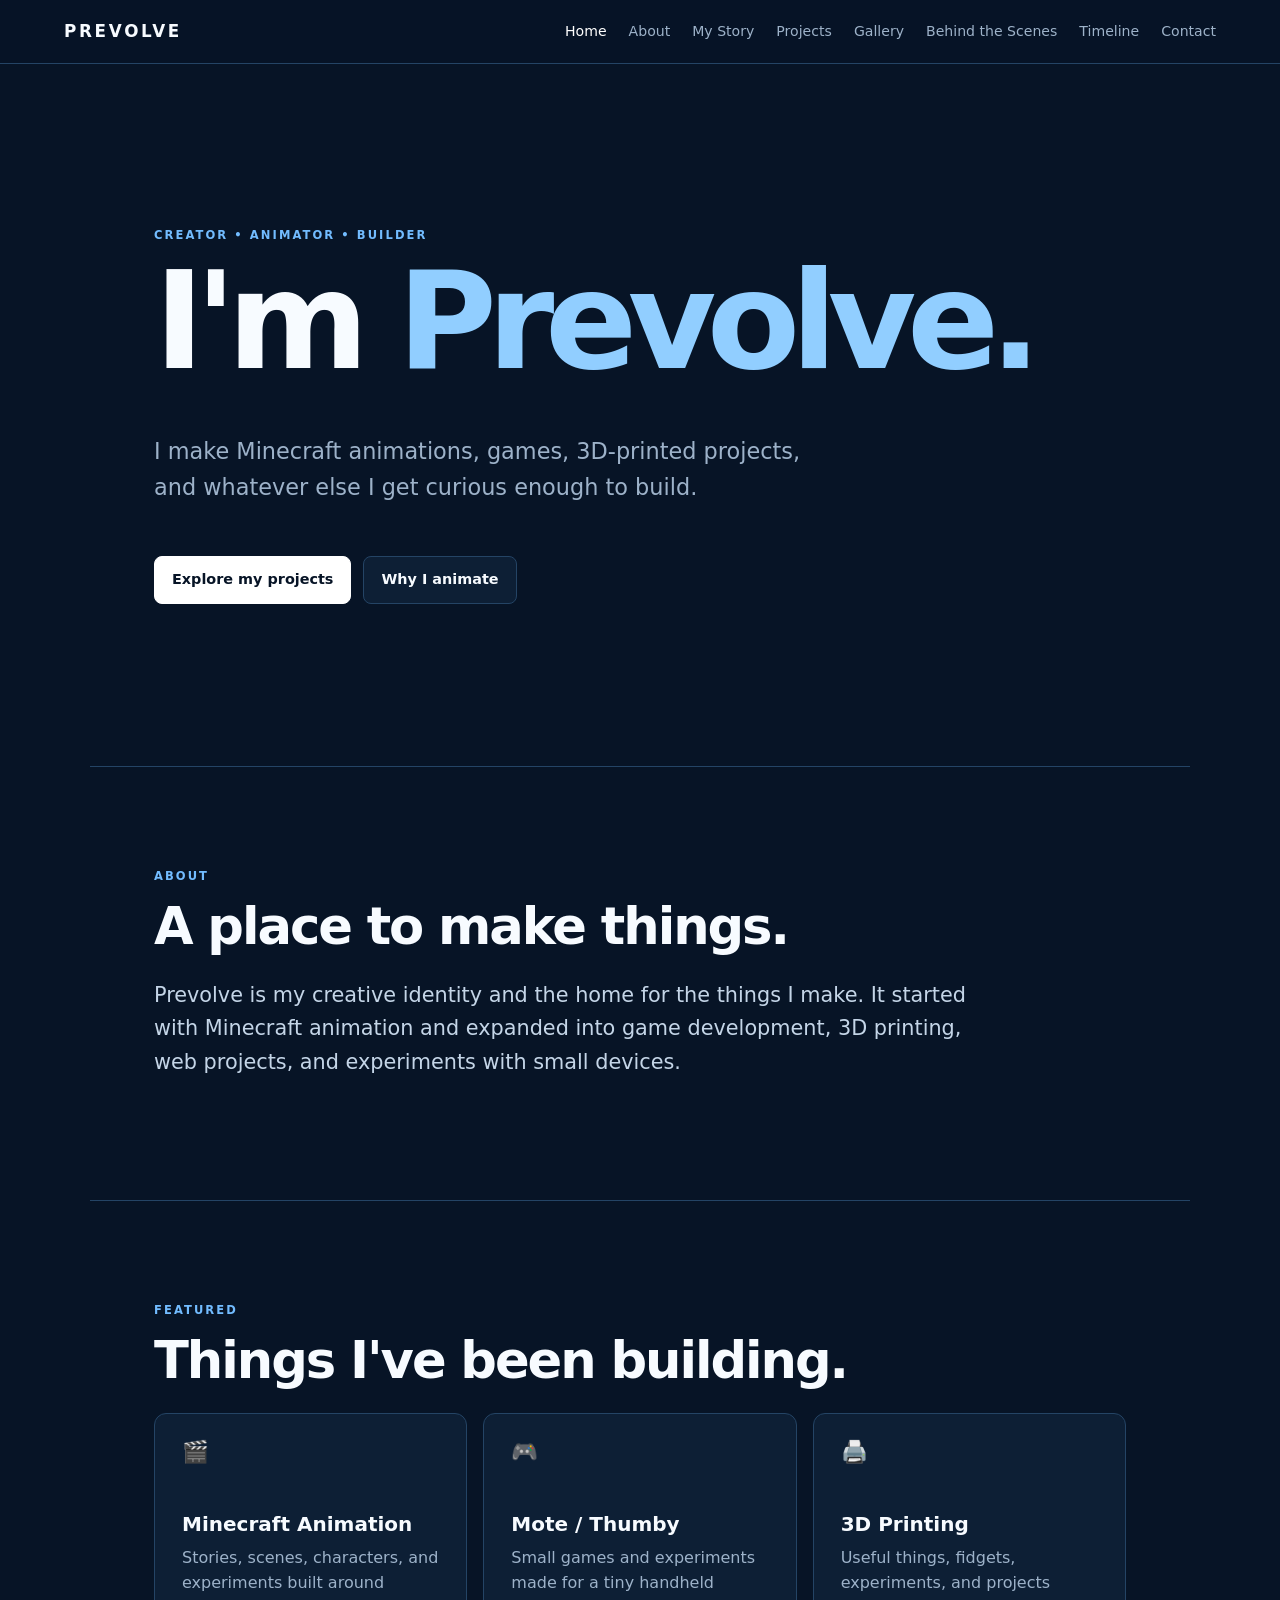
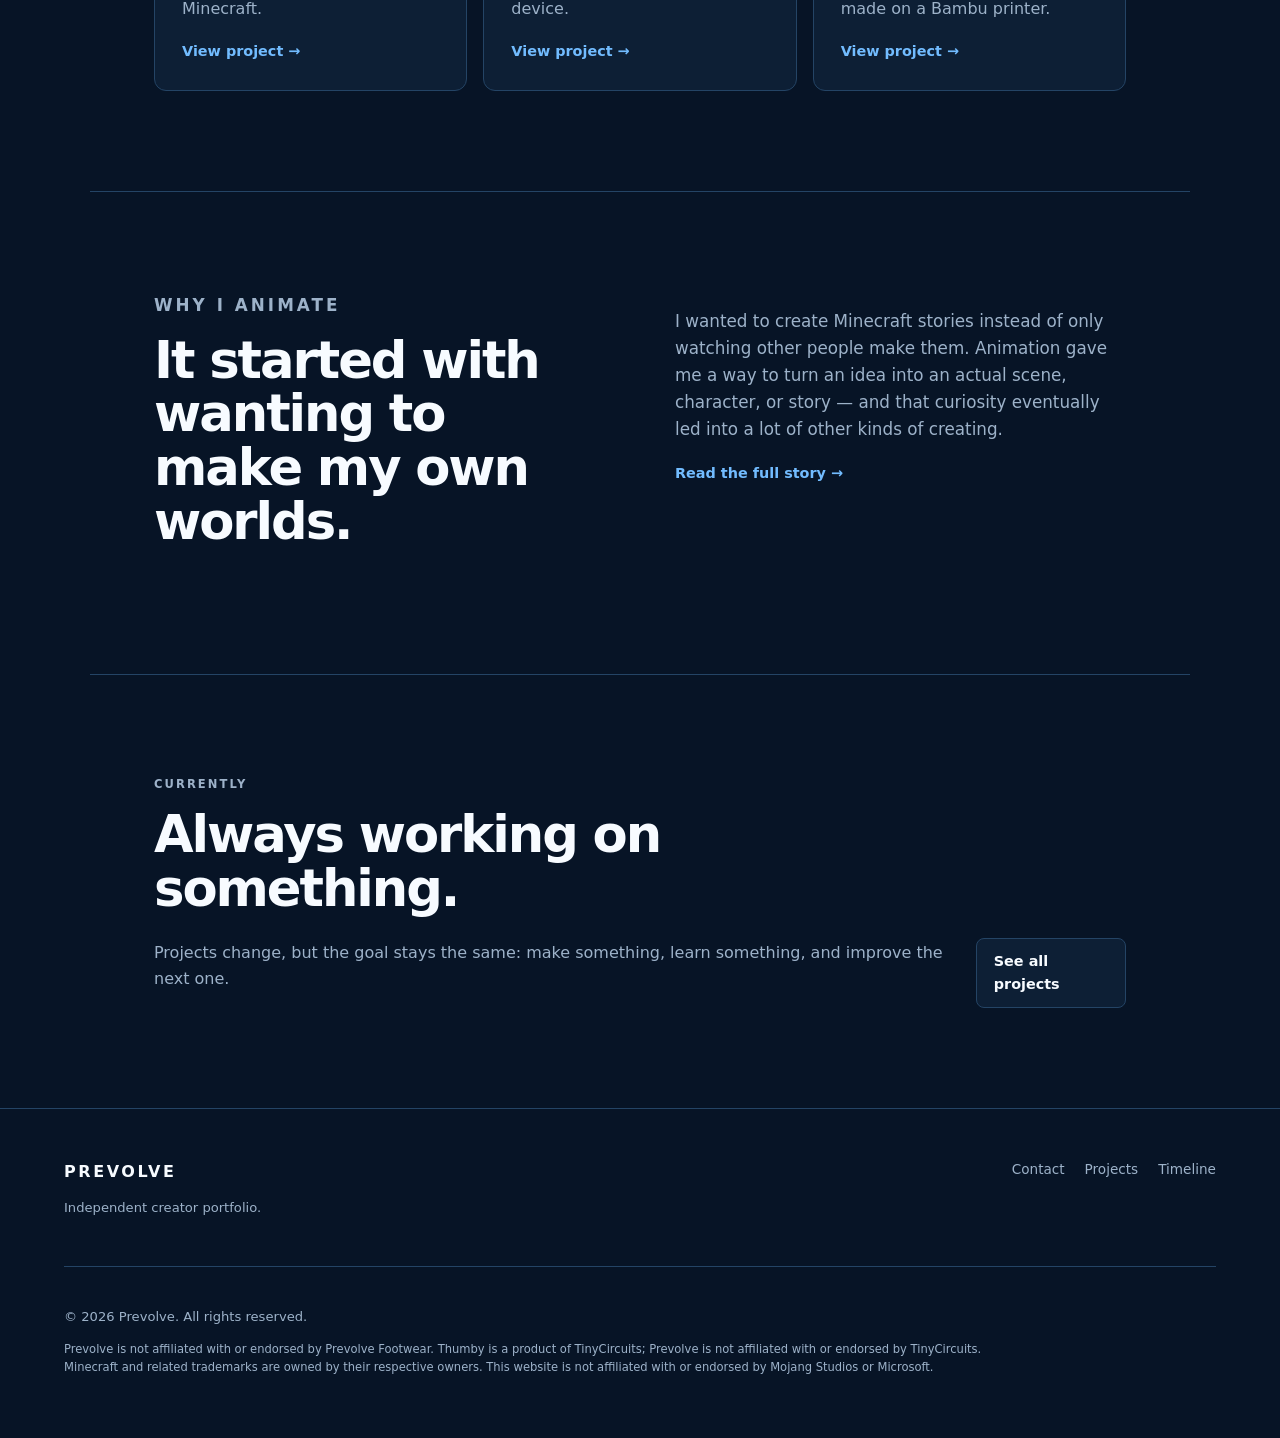
<file: index.html>
<!doctype html><html lang="en"><head><meta charset="utf-8"><meta name="viewport" content="width=device-width, initial-scale=1"><meta name="description" content="About Prevolve — animation, games, 3D printing, and creative projects."><title>Prevolve — Creator & Projects</title><link rel="stylesheet" href="style.css"></head><body><header class="site-header"><a class="brand" href="index.html">PREVOLVE</a><button class="menu-toggle" aria-label="Open navigation">☰</button><nav class="nav" aria-label="Main navigation"><a class="active" href="index.html">Home</a><a href="about.html">About</a><a href="story.html">My Story</a><a href="projects.html">Projects</a><a href="gallery.html">Gallery</a><a href="behind-the-scenes.html">Behind the Scenes</a><a href="timeline.html">Timeline</a><a href="contact.html">Contact</a></nav></header><main><section class="hero"><p class="eyebrow">CREATOR • ANIMATOR • BUILDER</p><h1>I'm <span>Prevolve.</span></h1><p class="hero-text">I make Minecraft animations, games, 3D-printed projects, and whatever else I get curious enough to build.</p><div class="buttons"><a class="button primary" href="projects.html">Explore my projects</a><a class="button" href="story.html">Why I animate</a></div></section><section class="section"><div class="section-heading"><p class="eyebrow">ABOUT</p><h2>A place to make things.</h2></div><p class="large-copy">Prevolve is my creative identity and the home for the things I make. It started with Minecraft animation and expanded into game development, 3D printing, web projects, and experiments with small devices.</p></section><section class="section"><div class="section-heading"><p class="eyebrow">FEATURED</p><h2>Things I've been building.</h2></div><div class="cards three"><a class="card" href="projects.html#animation"><span class="card-icon">🎬</span><h3>Minecraft Animation</h3><p>Stories, scenes, characters, and experiments built around Minecraft.</p><span class="card-link">View project →</span></a><a class="card" href="projects.html#mote"><span class="card-icon">🎮</span><h3>Mote / Thumby</h3><p>Small games and experiments made for a tiny handheld device.</p><span class="card-link">View project →</span></a><a class="card" href="projects.html#printing"><span class="card-icon">🖨️</span><h3>3D Printing</h3><p>Useful things, fidgets, experiments, and projects made on a Bambu printer.</p><span class="card-link">View project →</span></a></div></section><section class="section split"><div><p class="eyebrow">WHY I ANIMATE</p><h2>It started with wanting to make my own worlds.</h2></div><div><p>I wanted to create Minecraft stories instead of only watching other people make them. Animation gave me a way to turn an idea into an actual scene, character, or story — and that curiosity eventually led into a lot of other kinds of creating.</p><a class="text-link" href="story.html">Read the full story →</a></div></section><section class="section current"><div><p class="eyebrow">CURRENTLY</p><h2>Always working on something.</h2><p>Projects change, but the goal stays the same: make something, learn something, and improve the next one.</p></div><a class="button" href="projects.html">See all projects</a></section></main><footer class="site-footer"><div><strong>PREVOLVE</strong><p>Independent creator portfolio.</p></div><div class="footer-links"><a href="contact.html">Contact</a><a href="projects.html">Projects</a><a href="timeline.html">Timeline</a></div><div class="disclaimer"><p>© 2026 Prevolve. All rights reserved.</p><p>Prevolve is not affiliated with or endorsed by Prevolve Footwear. Thumby is a product of TinyCircuits; Prevolve is not affiliated with or endorsed by TinyCircuits. Minecraft and related trademarks are owned by their respective owners. This website is not affiliated with or endorsed by Mojang Studios or Microsoft.</p></div></footer><script src="script.js"></script></body></html>
</file>
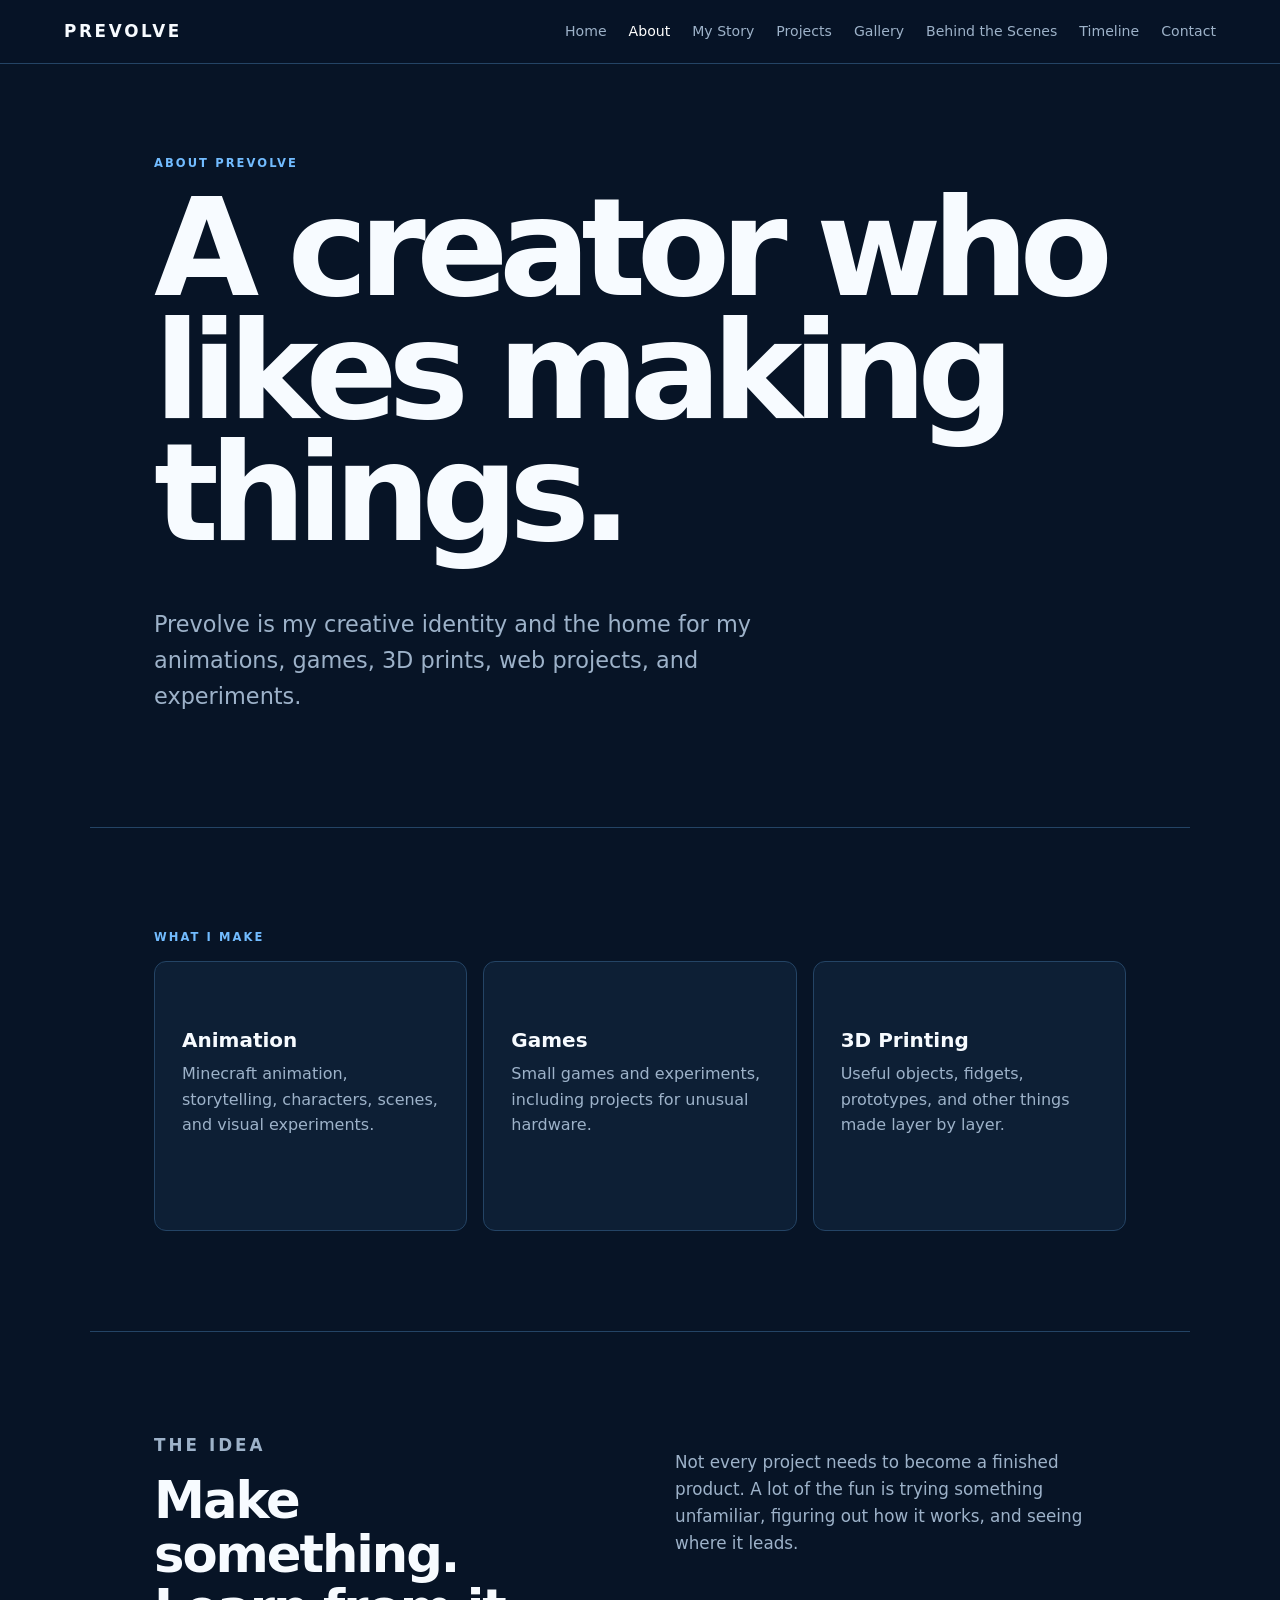
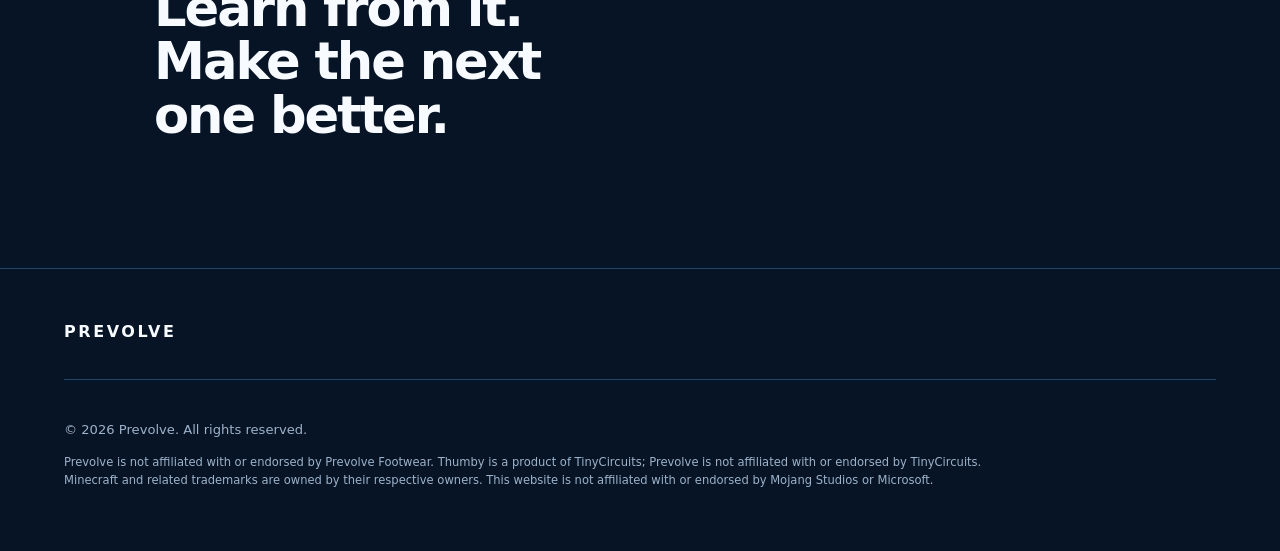
<file: about.html>
<!doctype html><html lang="en"><head><meta charset="utf-8"><meta name="viewport" content="width=device-width,initial-scale=1"><title>About Prevolve</title><link rel="stylesheet" href="style.css"></head><body><header class="site-header"><a class="brand" href="index.html">PREVOLVE</a><button class="menu-toggle">☰</button><nav class="nav"><a href="index.html">Home</a><a class="active" href="about.html">About</a><a href="story.html">My Story</a><a href="projects.html">Projects</a><a href="gallery.html">Gallery</a><a href="behind-the-scenes.html">Behind the Scenes</a><a href="timeline.html">Timeline</a><a href="contact.html">Contact</a></nav></header><main><section class="hero"><p class="eyebrow">ABOUT PREVOLVE</p><h1>A creator who likes making things.</h1><p class="hero-text">Prevolve is my creative identity and the home for my animations, games, 3D prints, web projects, and experiments.</p></section><section class="section"><p class="eyebrow">WHAT I MAKE</p><div class="cards three"><div class="card"><h3>Animation</h3><p>Minecraft animation, storytelling, characters, scenes, and visual experiments.</p></div><div class="card"><h3>Games</h3><p>Small games and experiments, including projects for unusual hardware.</p></div><div class="card"><h3>3D Printing</h3><p>Useful objects, fidgets, prototypes, and other things made layer by layer.</p></div></div></section><section class="section split"><div><p class="eyebrow">THE IDEA</p><h2>Make something. Learn from it. Make the next one better.</h2></div><div><p>Not every project needs to become a finished product. A lot of the fun is trying something unfamiliar, figuring out how it works, and seeing where it leads.</p></div></section></main><footer class="site-footer"><strong>PREVOLVE</strong><div class="disclaimer"><p>© 2026 Prevolve. All rights reserved.</p><p>Prevolve is not affiliated with or endorsed by Prevolve Footwear. Thumby is a product of TinyCircuits; Prevolve is not affiliated with or endorsed by TinyCircuits. Minecraft and related trademarks are owned by their respective owners. This website is not affiliated with or endorsed by Mojang Studios or Microsoft.</p></div></footer><script src="script.js"></script></body></html>
</file>
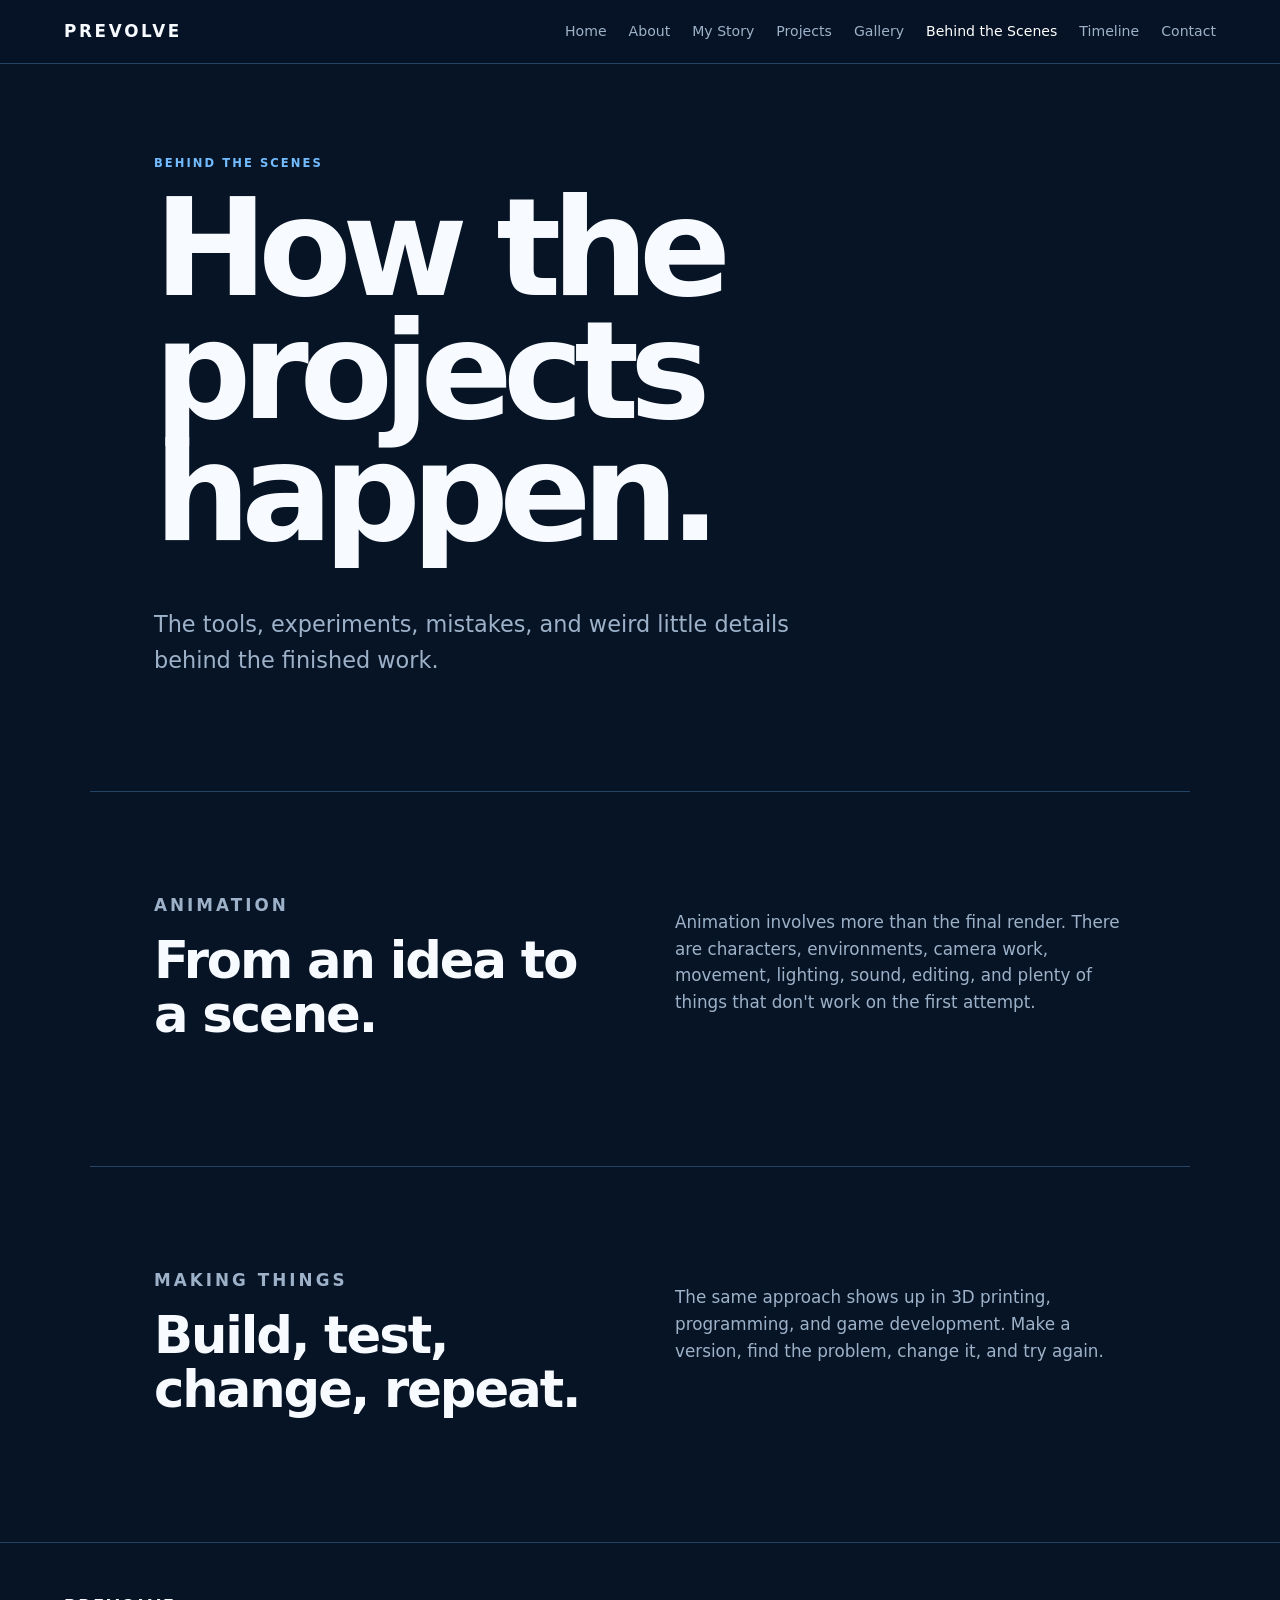
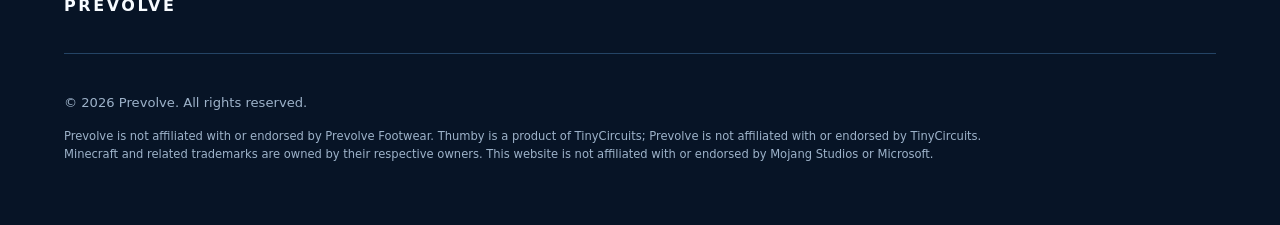
<file: behind-the-scenes.html>
<!doctype html><html lang="en"><head><meta charset="utf-8"><meta name="viewport" content="width=device-width,initial-scale=1"><title>Behind the Scenes — Prevolve</title><link rel="stylesheet" href="style.css"></head><body><header class="site-header"><a class="brand" href="index.html">PREVOLVE</a><button class="menu-toggle">☰</button><nav class="nav"><a href="index.html">Home</a><a href="about.html">About</a><a href="story.html">My Story</a><a href="projects.html">Projects</a><a href="gallery.html">Gallery</a><a class="active" href="behind-the-scenes.html">Behind the Scenes</a><a href="timeline.html">Timeline</a><a href="contact.html">Contact</a></nav></header><main><section class="hero"><p class="eyebrow">BEHIND THE SCENES</p><h1>How the projects happen.</h1><p class="hero-text">The tools, experiments, mistakes, and weird little details behind the finished work.</p></section><section class="section split"><div><p class="eyebrow">ANIMATION</p><h2>From an idea to a scene.</h2></div><div><p>Animation involves more than the final render. There are characters, environments, camera work, movement, lighting, sound, editing, and plenty of things that don't work on the first attempt.</p></div></section><section class="section split"><div><p class="eyebrow">MAKING THINGS</p><h2>Build, test, change, repeat.</h2></div><div><p>The same approach shows up in 3D printing, programming, and game development. Make a version, find the problem, change it, and try again.</p></div></section></main><footer class="site-footer"><strong>PREVOLVE</strong><div class="disclaimer"><p>© 2026 Prevolve. All rights reserved.</p><p>Prevolve is not affiliated with or endorsed by Prevolve Footwear. Thumby is a product of TinyCircuits; Prevolve is not affiliated with or endorsed by TinyCircuits. Minecraft and related trademarks are owned by their respective owners. This website is not affiliated with or endorsed by Mojang Studios or Microsoft.</p></div></footer><script src="script.js"></script></body></html>
</file>
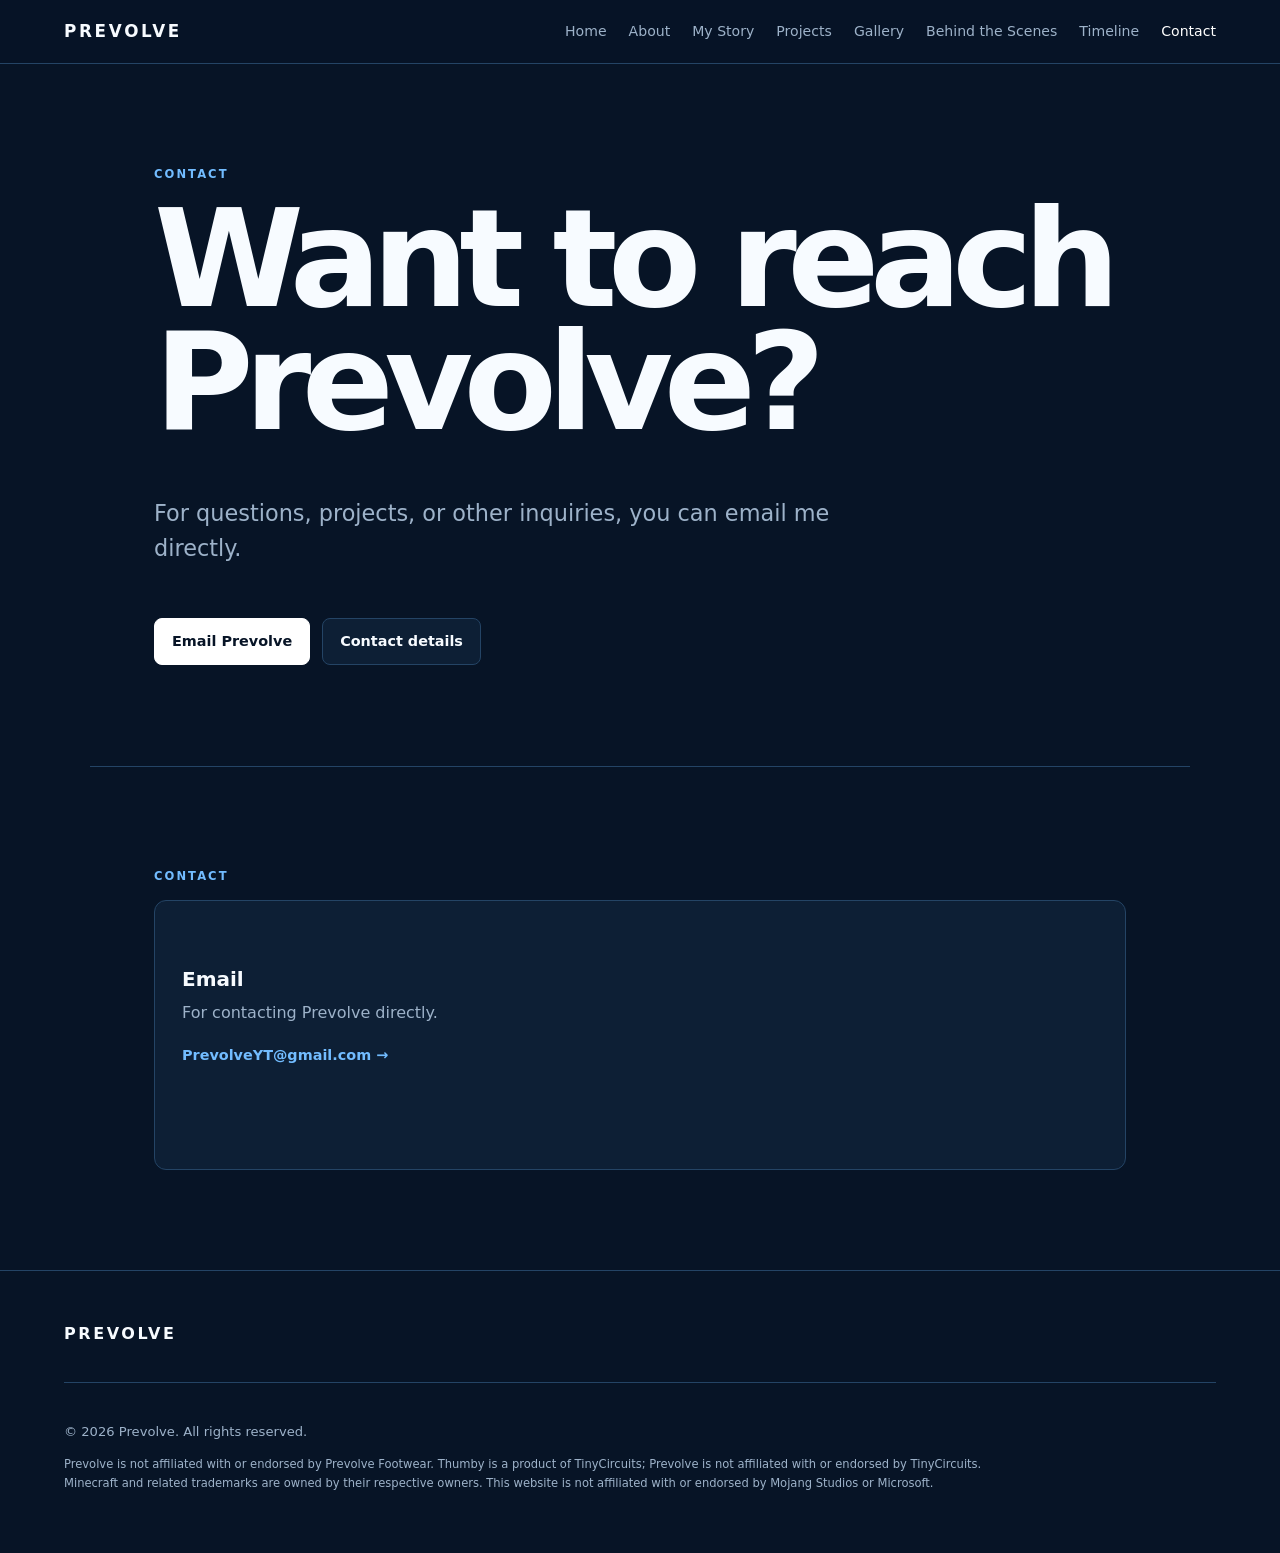
<file: contact.html>
<!doctype html><html lang="en"><head><meta charset="utf-8"><meta name="viewport" content="width=device-width,initial-scale=1"><title>Contact — Prevolve</title><link rel="stylesheet" href="style.css"></head><body><header class="site-header"><a class="brand" href="index.html">PREVOLVE</a><button class="menu-toggle">☰</button><nav class="nav"><a href="index.html">Home</a><a href="about.html">About</a><a href="story.html">My Story</a><a href="projects.html">Projects</a><a href="gallery.html">Gallery</a><a href="behind-the-scenes.html">Behind the Scenes</a><a href="timeline.html">Timeline</a><a class="active" href="contact.html">Contact</a></nav></header><main><section class="hero"><p class="eyebrow">CONTACT</p><h1>Want to reach Prevolve?</h1><p class="hero-text">For questions, projects, or other inquiries, you can email me directly.</p><div class="buttons"><a class="button primary" href="mailto:prevolveyt@gmail.com">Email Prevolve</a><a class="button" href="#social">Contact details</a></div></section><section class="section" id="social"><p class="eyebrow">CONTACT</p><div class="cards"><a class="card" href="mailto:prevolveyt@gmail.com"><h3>Email</h3><p>For contacting Prevolve directly.</p><span class="card-link">PrevolveYT@gmail.com →</span></a></div></section></main><footer class="site-footer"><strong>PREVOLVE</strong><div class="disclaimer"><p>© 2026 Prevolve. All rights reserved.</p><p>Prevolve is not affiliated with or endorsed by Prevolve Footwear. Thumby is a product of TinyCircuits; Prevolve is not affiliated with or endorsed by TinyCircuits. Minecraft and related trademarks are owned by their respective owners. This website is not affiliated with or endorsed by Mojang Studios or Microsoft.</p></div></footer><script src="script.js"></script></body></html>
</file>
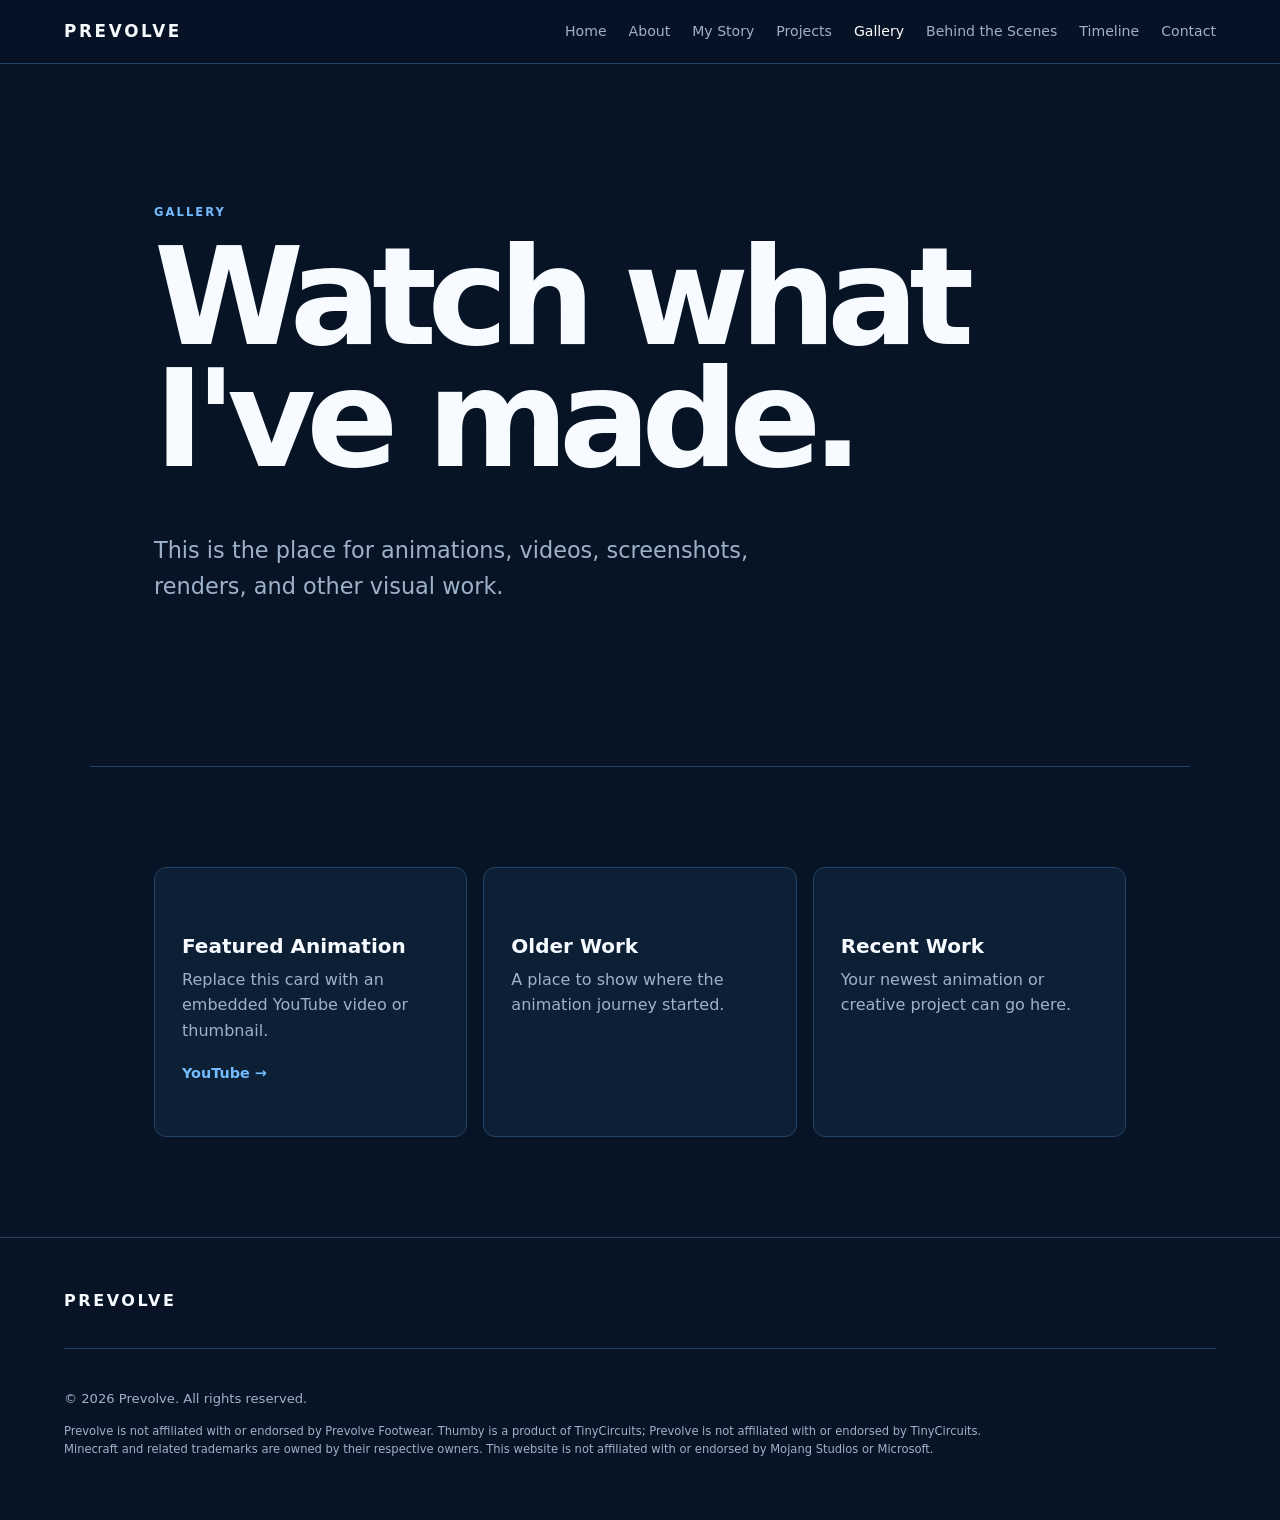
<file: gallery.html>
<!doctype html><html lang="en"><head><meta charset="utf-8"><meta name="viewport" content="width=device-width,initial-scale=1"><title>Gallery — Prevolve</title><link rel="stylesheet" href="style.css"></head><body><header class="site-header"><a class="brand" href="index.html">PREVOLVE</a><button class="menu-toggle">☰</button><nav class="nav"><a href="index.html">Home</a><a href="about.html">About</a><a href="story.html">My Story</a><a href="projects.html">Projects</a><a class="active" href="gallery.html">Gallery</a><a href="behind-the-scenes.html">Behind the Scenes</a><a href="timeline.html">Timeline</a><a href="contact.html">Contact</a></nav></header><main><section class="hero"><p class="eyebrow">GALLERY</p><h1>Watch what I've made.</h1><p class="hero-text">This is the place for animations, videos, screenshots, renders, and other visual work.</p></section><section class="section"><div class="cards three"><div class="card"><h3>Featured Animation</h3><p>Replace this card with an embedded YouTube video or thumbnail.</p><span class="card-link">YouTube →</span></div><div class="card"><h3>Older Work</h3><p>A place to show where the animation journey started.</p></div><div class="card"><h3>Recent Work</h3><p>Your newest animation or creative project can go here.</p></div></div></section></main><footer class="site-footer"><strong>PREVOLVE</strong><div class="disclaimer"><p>© 2026 Prevolve. All rights reserved.</p><p>Prevolve is not affiliated with or endorsed by Prevolve Footwear. Thumby is a product of TinyCircuits; Prevolve is not affiliated with or endorsed by TinyCircuits. Minecraft and related trademarks are owned by their respective owners. This website is not affiliated with or endorsed by Mojang Studios or Microsoft.</p></div></footer><script src="script.js"></script></body></html>
</file>
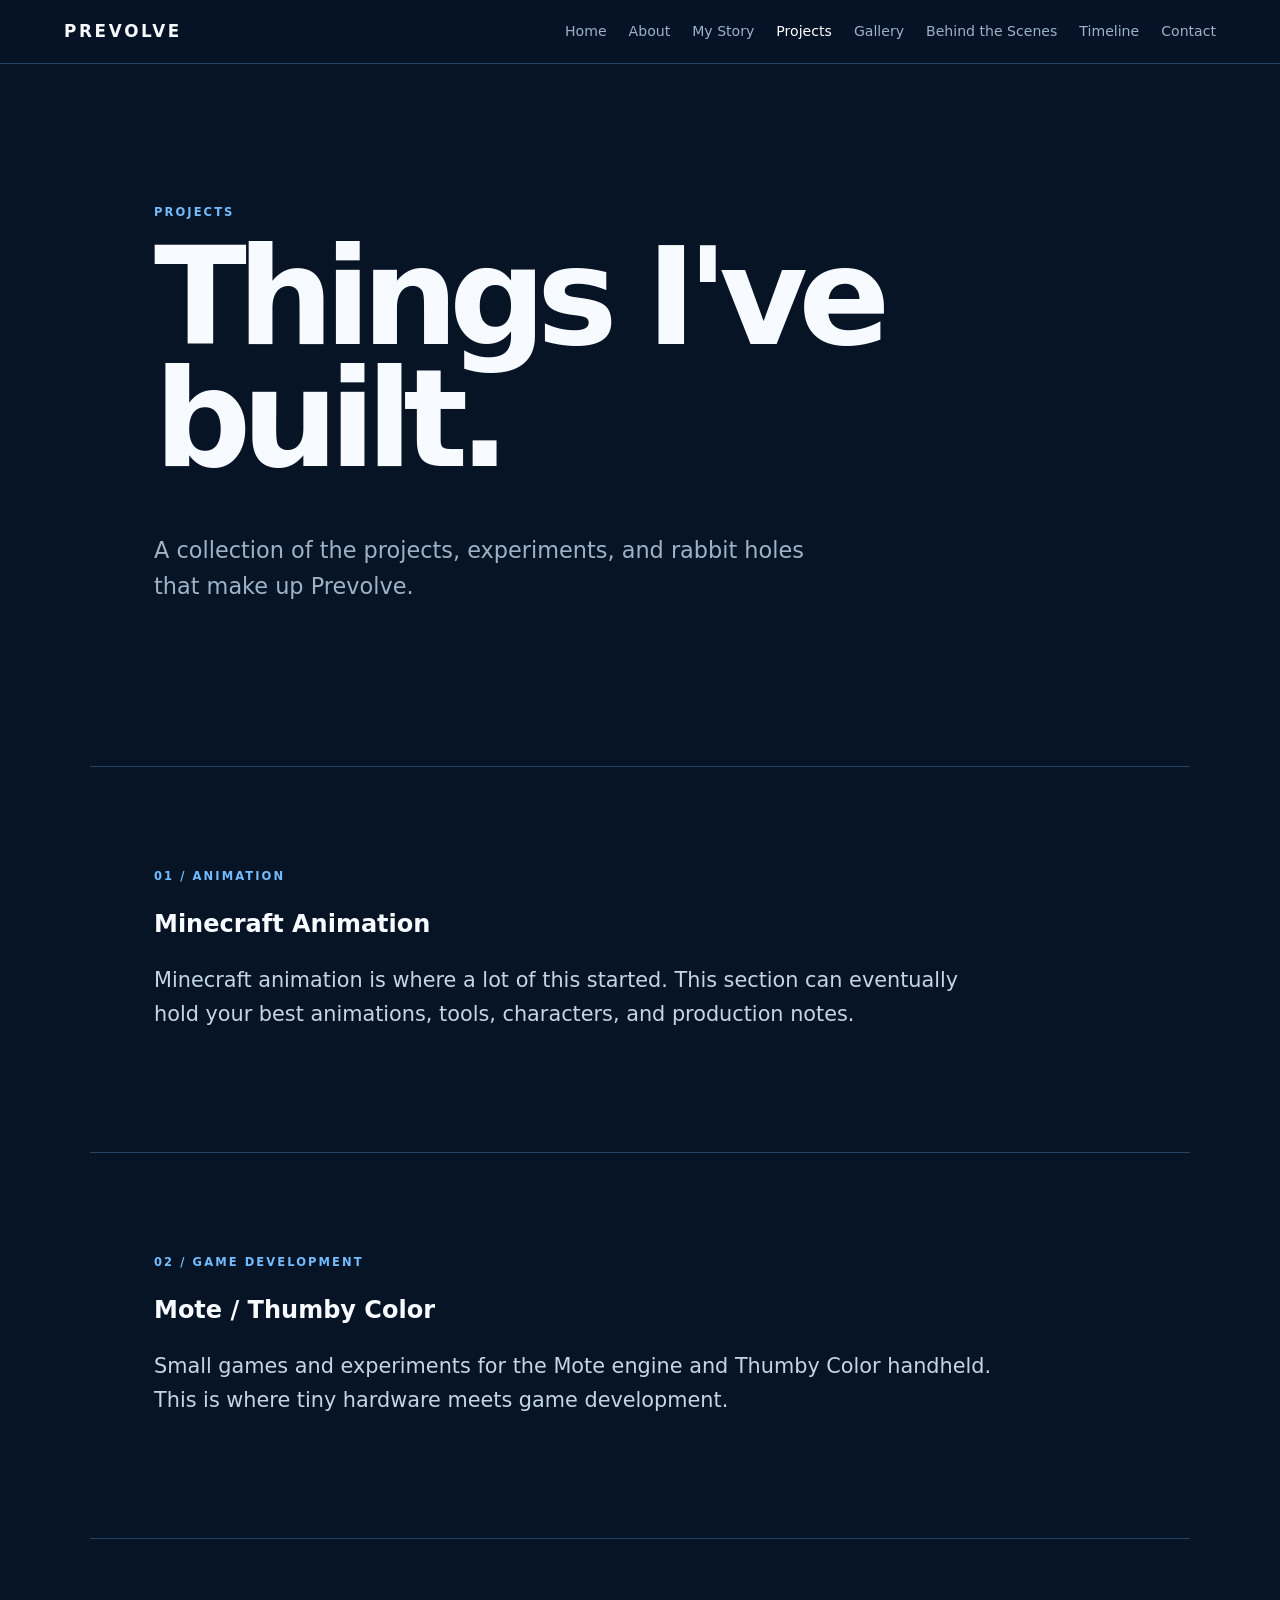
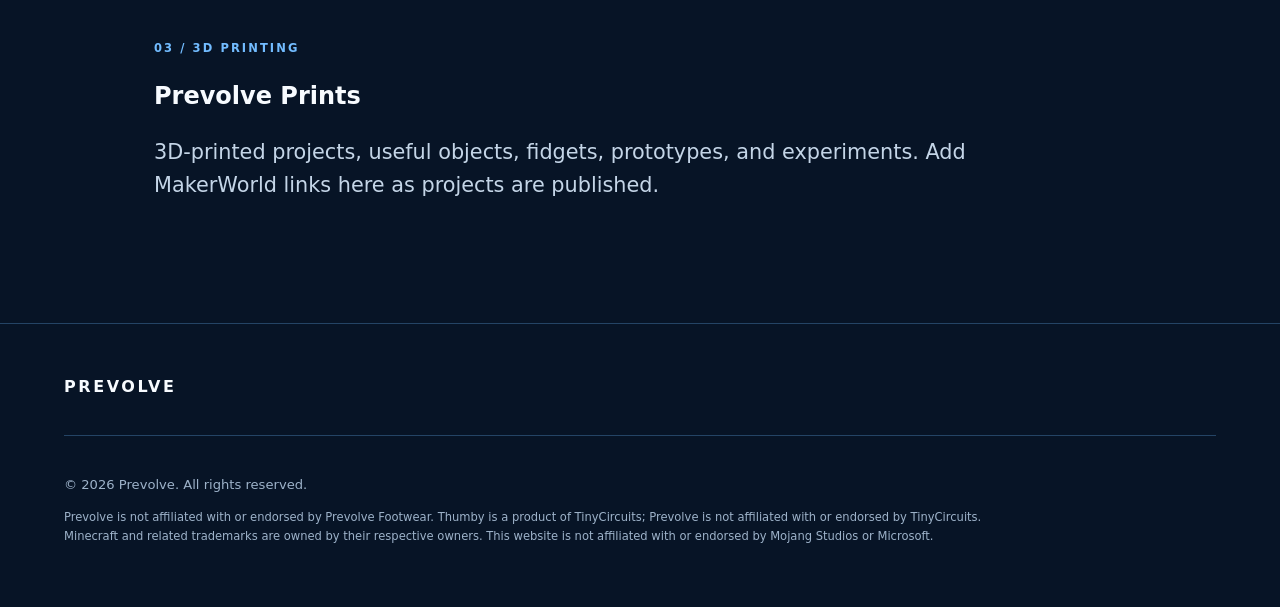
<file: projects.html>
<!doctype html><html lang="en"><head><meta charset="utf-8"><meta name="viewport" content="width=device-width,initial-scale=1"><title>Projects — Prevolve</title><link rel="stylesheet" href="style.css"></head><body><header class="site-header"><a class="brand" href="index.html">PREVOLVE</a><button class="menu-toggle">☰</button><nav class="nav"><a href="index.html">Home</a><a href="about.html">About</a><a href="story.html">My Story</a><a class="active" href="projects.html">Projects</a><a href="gallery.html">Gallery</a><a href="behind-the-scenes.html">Behind the Scenes</a><a href="timeline.html">Timeline</a><a href="contact.html">Contact</a></nav></header><main><section class="hero"><p class="eyebrow">PROJECTS</p><h1>Things I've built.</h1><p class="hero-text">A collection of the projects, experiments, and rabbit holes that make up Prevolve.</p></section><section class="section" id="animation"><p class="eyebrow">01 / ANIMATION</p><h2>Minecraft Animation</h2><p class="large-copy">Minecraft animation is where a lot of this started. This section can eventually hold your best animations, tools, characters, and production notes.</p></section><section class="section" id="mote"><p class="eyebrow">02 / GAME DEVELOPMENT</p><h2>Mote / Thumby Color</h2><p class="large-copy">Small games and experiments for the Mote engine and Thumby Color handheld. This is where tiny hardware meets game development.</p></section><section class="section" id="printing"><p class="eyebrow">03 / 3D PRINTING</p><h2>Prevolve Prints</h2><p class="large-copy">3D-printed projects, useful objects, fidgets, prototypes, and experiments. Add MakerWorld links here as projects are published.</p></section></main><footer class="site-footer"><strong>PREVOLVE</strong><div class="disclaimer"><p>© 2026 Prevolve. All rights reserved.</p><p>Prevolve is not affiliated with or endorsed by Prevolve Footwear. Thumby is a product of TinyCircuits; Prevolve is not affiliated with or endorsed by TinyCircuits. Minecraft and related trademarks are owned by their respective owners. This website is not affiliated with or endorsed by Mojang Studios or Microsoft.</p></div></footer><script src="script.js"></script></body></html>
</file>
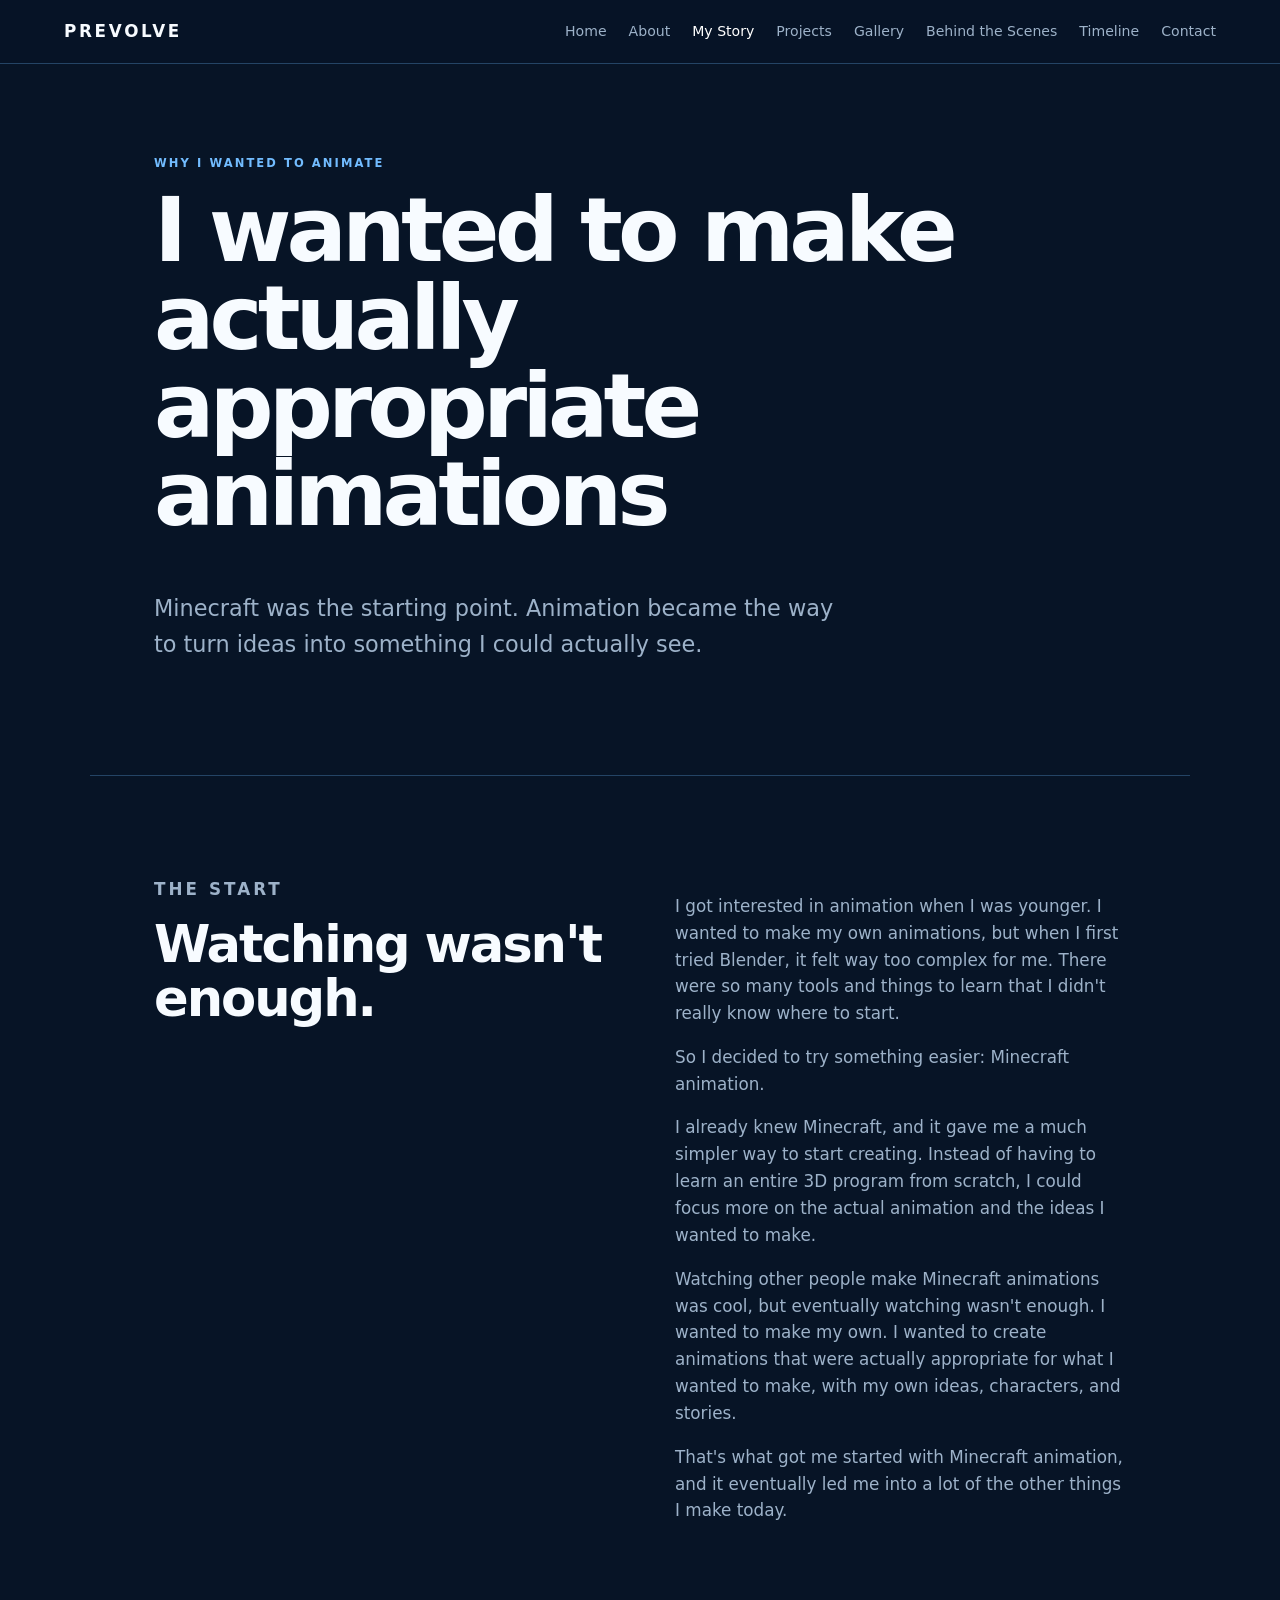
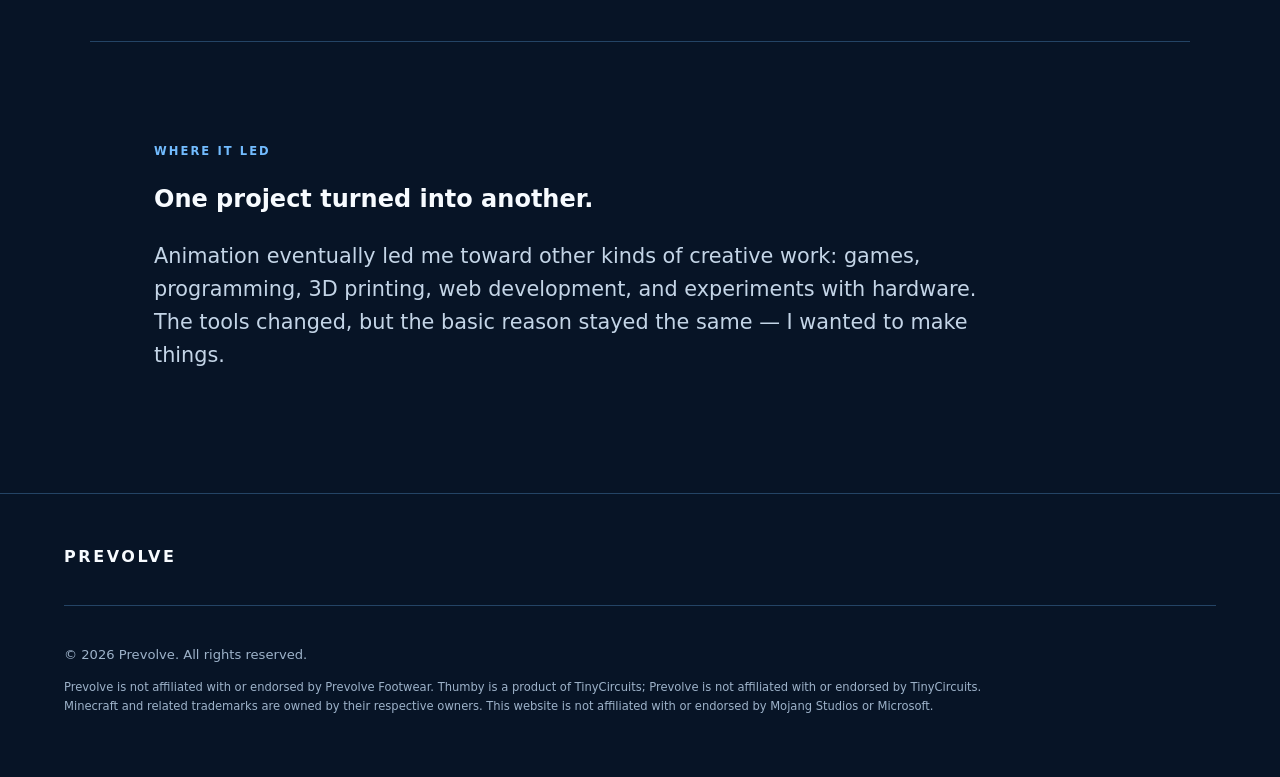
<file: story.html>
<!doctype html><html lang="en"><head><meta charset="utf-8"><meta name="viewport" content="width=device-width,initial-scale=1"><title>Why I Animate — Prevolve</title><link rel="stylesheet" href="style.css"><style>.hero h1{max-width:900px;font-size:clamp(3rem,7vw,6.5rem);line-height:.98;letter-spacing:-.055em}</style></head><body><header class="site-header"><a class="brand" href="index.html">PREVOLVE</a><button class="menu-toggle">☰</button><nav class="nav"><a href="index.html">Home</a><a href="about.html">About</a><a class="active" href="story.html">My Story</a><a href="projects.html">Projects</a><a href="gallery.html">Gallery</a><a href="behind-the-scenes.html">Behind the Scenes</a><a href="timeline.html">Timeline</a><a href="contact.html">Contact</a></nav></header><main><section class="hero"><p class="eyebrow">WHY I WANTED TO ANIMATE</p><h1>I wanted to make actually appropriate animations</h1><p class="hero-text">Minecraft was the starting point. Animation became the way to turn ideas into something I could actually see.</p></section><section class="section split"><div><p class="eyebrow">THE START</p><h2>Watching wasn't enough.</h2></div><div><p>I got interested in animation when I was younger. I wanted to make my own animations, but when I first tried Blender, it felt way too complex for me. There were so many tools and things to learn that I didn't really know where to start.</p><p>So I decided to try something easier: Minecraft animation.</p><p>I already knew Minecraft, and it gave me a much simpler way to start creating. Instead of having to learn an entire 3D program from scratch, I could focus more on the actual animation and the ideas I wanted to make.</p><p>Watching other people make Minecraft animations was cool, but eventually watching wasn't enough. I wanted to make my own. I wanted to create animations that were actually appropriate for what I wanted to make, with my own ideas, characters, and stories.</p><p>That's what got me started with Minecraft animation, and it eventually led me into a lot of the other things I make today.</p></div></section><section class="section"><p class="eyebrow">WHERE IT LED</p><h2>One project turned into another.</h2><p class="large-copy">Animation eventually led me toward other kinds of creative work: games, programming, 3D printing, web development, and experiments with hardware. The tools changed, but the basic reason stayed the same — I wanted to make things.</p></section></main><footer class="site-footer"><strong>PREVOLVE</strong><div class="disclaimer"><p>© 2026 Prevolve. All rights reserved.</p><p>Prevolve is not affiliated with or endorsed by Prevolve Footwear. Thumby is a product of TinyCircuits; Prevolve is not affiliated with or endorsed by TinyCircuits. Minecraft and related trademarks are owned by their respective owners. This website is not affiliated with or endorsed by Mojang Studios or Microsoft.</p></div></footer><script src="script.js"></script></body></html>
</file>
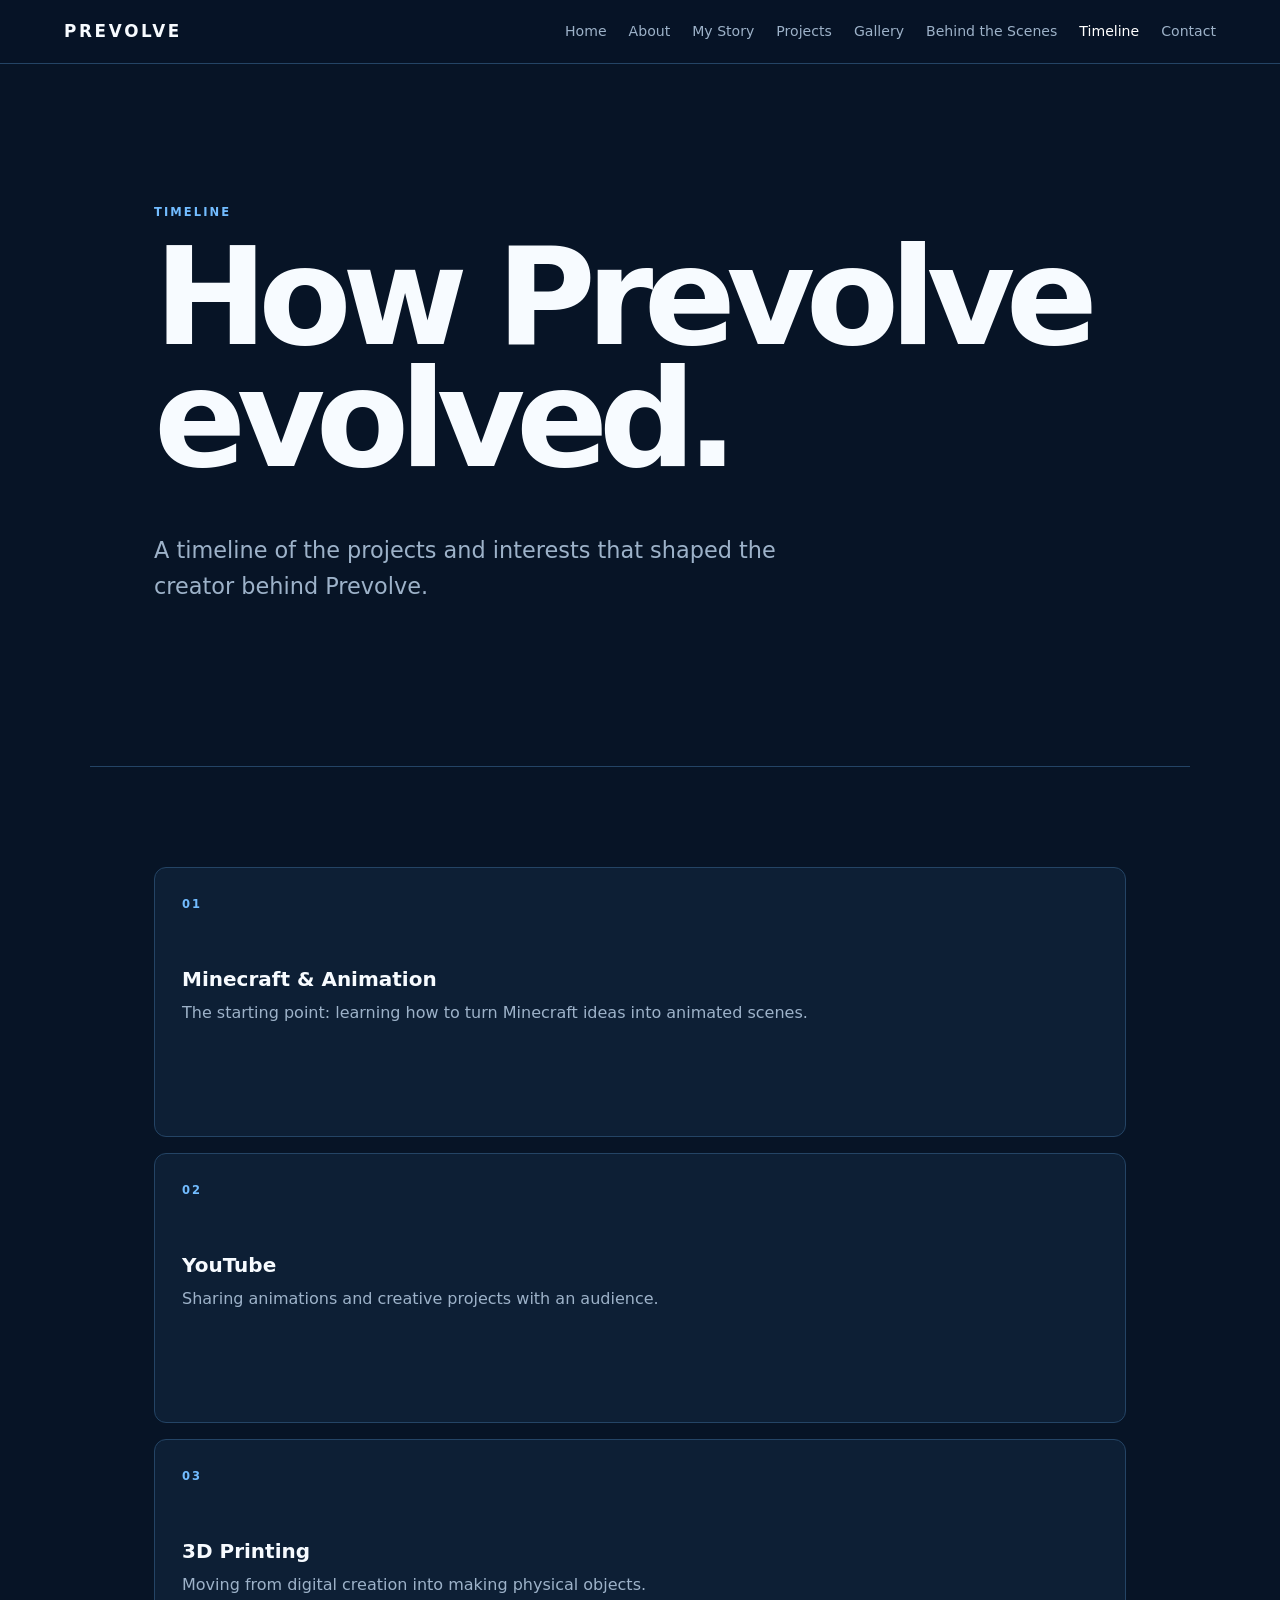
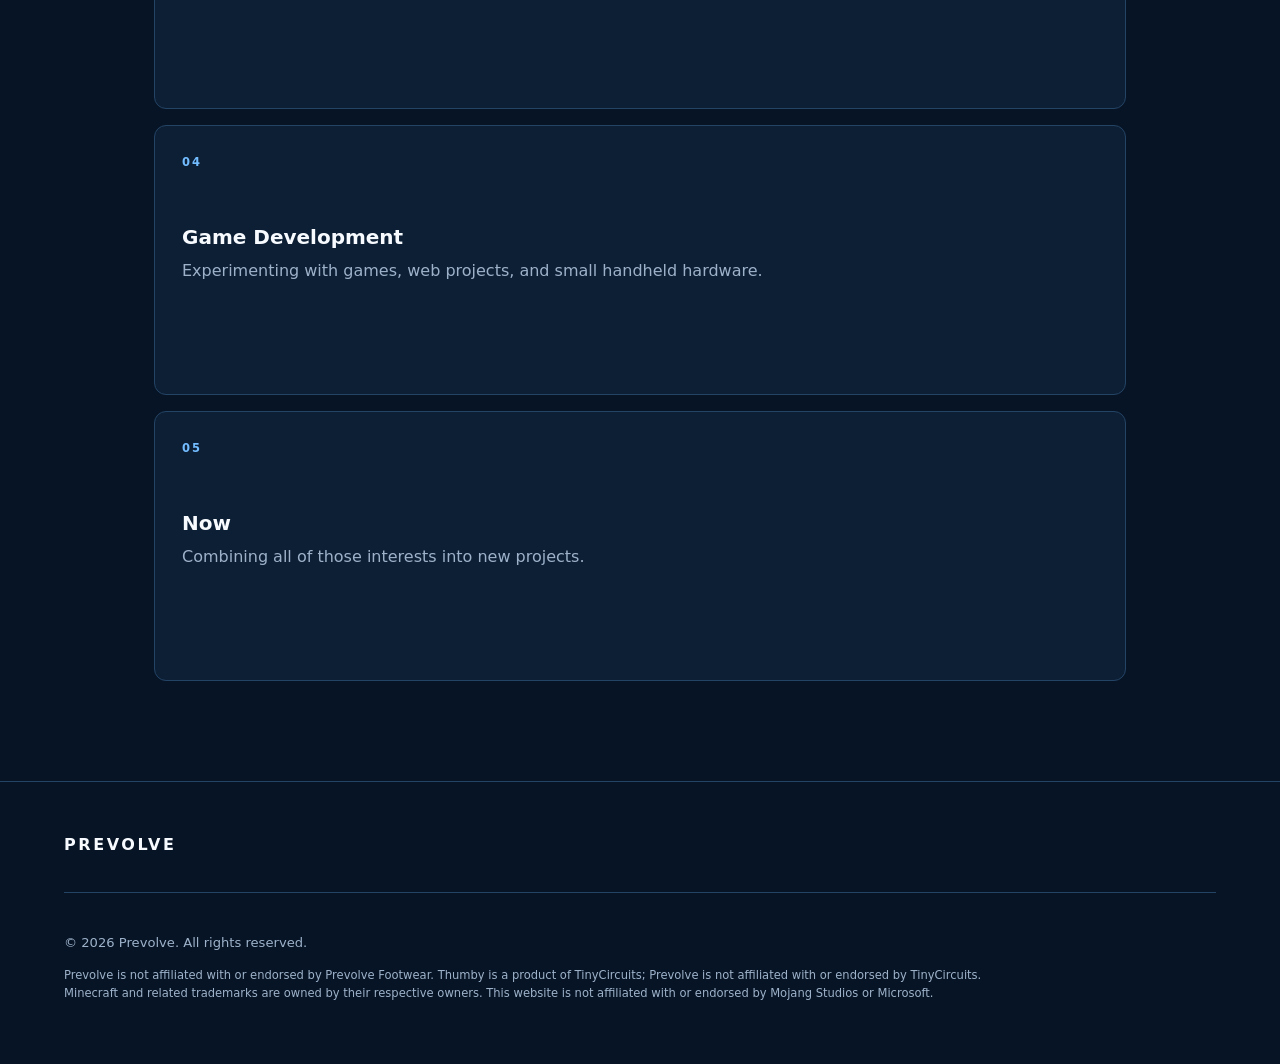
<file: timeline.html>
<!doctype html><html lang="en"><head><meta charset="utf-8"><meta name="viewport" content="width=device-width,initial-scale=1"><title>Timeline — Prevolve</title><link rel="stylesheet" href="style.css"></head><body><header class="site-header"><a class="brand" href="index.html">PREVOLVE</a><button class="menu-toggle">☰</button><nav class="nav"><a href="index.html">Home</a><a href="about.html">About</a><a href="story.html">My Story</a><a href="projects.html">Projects</a><a href="gallery.html">Gallery</a><a href="behind-the-scenes.html">Behind the Scenes</a><a class="active" href="timeline.html">Timeline</a><a href="contact.html">Contact</a></nav></header><main><section class="hero"><p class="eyebrow">TIMELINE</p><h1>How Prevolve evolved.</h1><p class="hero-text">A timeline of the projects and interests that shaped the creator behind Prevolve.</p></section><section class="section"><div class="cards"><div class="card"><span class="eyebrow">01</span><h3>Minecraft & Animation</h3><p>The starting point: learning how to turn Minecraft ideas into animated scenes.</p></div><div class="card"><span class="eyebrow">02</span><h3>YouTube</h3><p>Sharing animations and creative projects with an audience.</p></div><div class="card"><span class="eyebrow">03</span><h3>3D Printing</h3><p>Moving from digital creation into making physical objects.</p></div><div class="card"><span class="eyebrow">04</span><h3>Game Development</h3><p>Experimenting with games, web projects, and small handheld hardware.</p></div><div class="card"><span class="eyebrow">05</span><h3>Now</h3><p>Combining all of those interests into new projects.</p></div></div></section></main><footer class="site-footer"><strong>PREVOLVE</strong><div class="disclaimer"><p>© 2026 Prevolve. All rights reserved.</p><p>Prevolve is not affiliated with or endorsed by Prevolve Footwear. Thumby is a product of TinyCircuits; Prevolve is not affiliated with or endorsed by TinyCircuits. Minecraft and related trademarks are owned by their respective owners. This website is not affiliated with or endorsed by Mojang Studios or Microsoft.</p></div></footer><script src="script.js"></script></body></html>
</file>
<file: style.css>
:root{--bg:#071426;--panel:#0d1f35;--panel2:#122a47;--text:#f7fbff;--muted:#9db2c9;--line:#244465;--accent:#55adff;--blue:#318cff}*{box-sizing:border-box}html{scroll-behavior:smooth}body{margin:0;background:var(--bg);color:var(--text);font-family:Inter,ui-sans-serif,system-ui,-apple-system,BlinkMacSystemFont,"Segoe UI",sans-serif;line-height:1.6}a{color:inherit;text-decoration:none}.site-header{position:sticky;top:0;z-index:20;display:flex;align-items:center;justify-content:space-between;padding:18px 5vw;background:rgba(7,20,38,.92);border-bottom:1px solid var(--line);backdrop-filter:blur(14px)}.brand{font-weight:900;letter-spacing:.16em;font-size:1.05rem}.nav{display:flex;gap:22px;align-items:center}.nav a{font-size:.88rem;color:var(--muted);transition:.2s}.nav a:hover,.nav a.active{color:#fff}.menu-toggle{display:none;background:none;border:0;color:#fff;font-size:1.4rem}.hero{min-height:78vh;display:flex;flex-direction:column;justify-content:center;max-width:1100px;margin:auto;padding:90px 5vw}.eyebrow{font-size:.72rem;letter-spacing:.18em;font-weight:800;color:#72bcff;margin:0 0 15px}.hero h1{font-size:clamp(4rem,11vw,8.5rem);line-height:.9;letter-spacing:-.07em;margin:0 0 30px}.hero h1 span{color:#91ceff}.hero-text{font-size:clamp(1.1rem,2vw,1.4rem);color:var(--muted);max-width:680px}.buttons{display:flex;gap:12px;flex-wrap:wrap;margin-top:28px}.button{display:inline-block;border:1px solid var(--line);padding:11px 17px;border-radius:8px;font-weight:700;font-size:.9rem;background:var(--panel);transition:.2s}.button:hover{transform:translateY(-2px);border-color:#4a80b0}.button.primary{background:#fff;color:#071426;border-color:#fff}.section{max-width:1100px;margin:auto;padding:100px 5vw;border-top:1px solid var(--line)}.section-heading h2,.split h2,.current h2{font-size:clamp(2rem,4vw,3.5rem);letter-spacing:-.04em;line-height:1.05;margin:0 0 25px}.large-copy{max-width:850px;color:#c4d5e7;font-size:1.3rem}.cards{display:grid;gap:16px}.cards.three{grid-template-columns:repeat(3,1fr)}.card{background:var(--panel);border:1px solid var(--line);border-radius:12px;padding:27px;transition:.25s;display:flex;flex-direction:column;min-height:270px}.card:hover{transform:translateY(-5px);background:var(--panel2);border-color:#3b6d99}.card-icon{display:block;width:32px;height:32px;margin-bottom:auto;color:#fff;font-size:1.35rem;line-height:1}.card-icon svg{display:block;width:100%;height:100%;fill:none;stroke:currentColor;stroke-width:1.8;stroke-linecap:round;stroke-linejoin:round}.card h3{font-size:1.25rem;margin:35px 0 5px}.card p{color:var(--muted);margin:0 0 18px}.card-link,.text-link{font-weight:700;font-size:.9rem;color:#72bcff}.split{display:grid;grid-template-columns:1fr 1fr;gap:70px}.split p{color:var(--muted);font-size:1.05rem}.current{display:flex;justify-content:space-between;align-items:end;gap:30px}.current p{color:var(--muted)}.site-footer{border-top:1px solid var(--line);padding:50px 5vw;display:grid;grid-template-columns:1fr auto;gap:35px;max-width:1300px;margin:auto}.site-footer strong{letter-spacing:.16em}.site-footer p{color:var(--muted);font-size:.82rem}.footer-links{display:flex;gap:20px;align-items:start}.footer-links a{font-size:.85rem;color:var(--muted)}.footer-links a:hover{color:#fff}.disclaimer{grid-column:1/-1;border-top:1px solid var(--line);padding-top:25px}.disclaimer p:last-child{font-size:.72rem;max-width:950px}@media(max-width:800px){.menu-toggle{display:block}.nav{display:none;position:absolute;left:0;right:0;top:65px;background:var(--bg);border-bottom:1px solid var(--line);padding:18px 5vw;flex-direction:column;align-items:flex-start}.nav.open{display:flex}.cards.three,.split{grid-template-columns:1fr}.current{display:block}.current .button{margin-top:20px}.site-footer{grid-template-columns:1fr}.footer-links{flex-wrap:wrap}.hero{min-height:70vh;padding-top:65px}}
</file>
